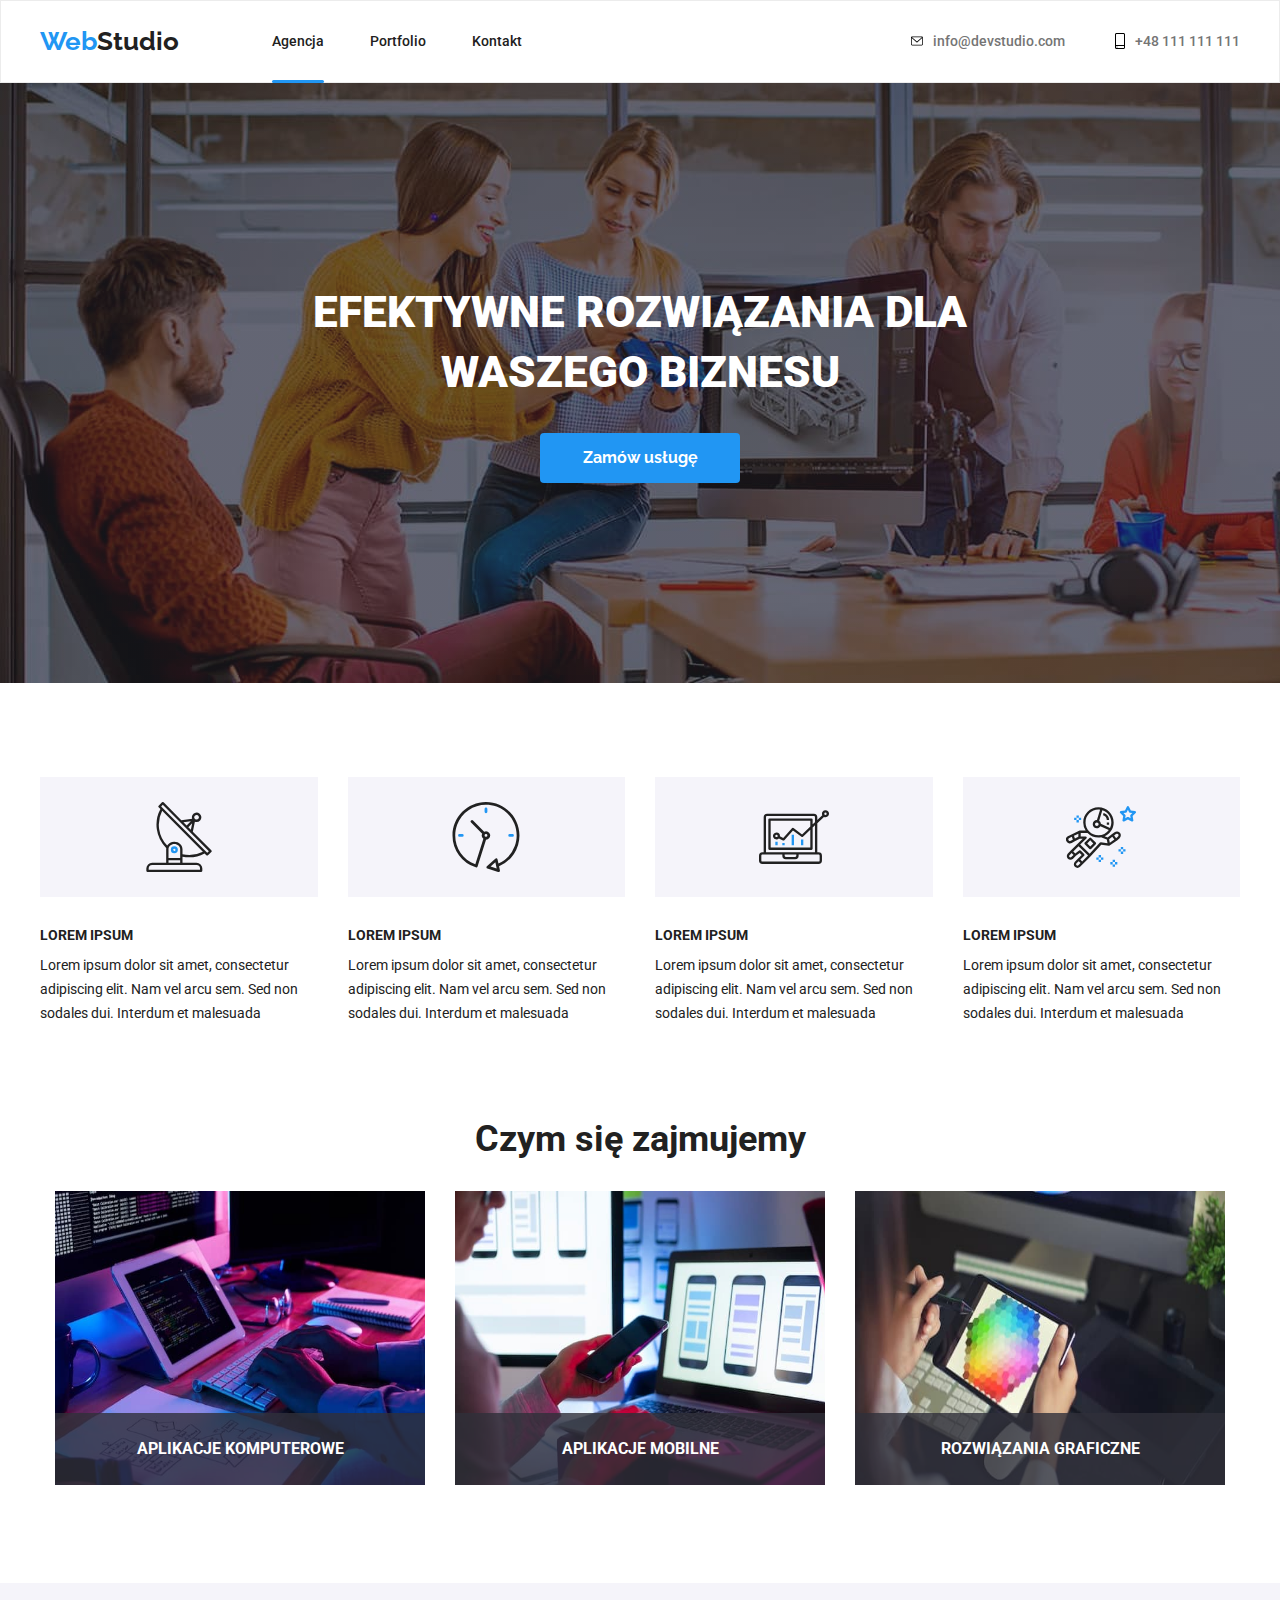
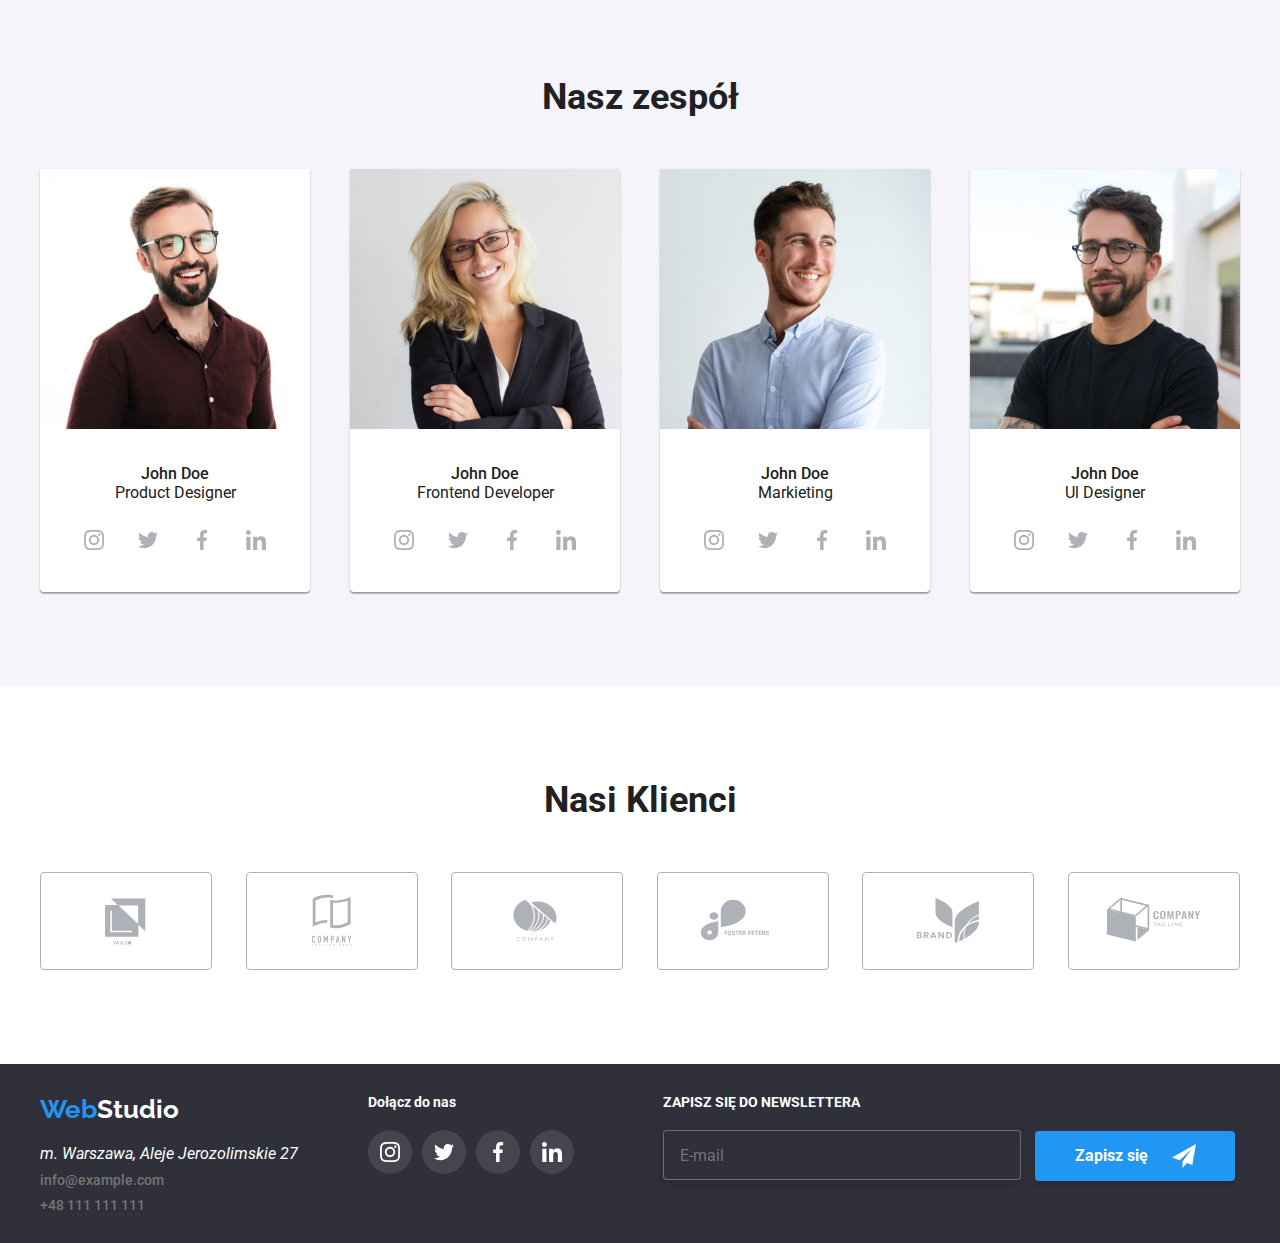
<file: index.html>
<!DOCTYPE html>
<html lang="pl">
<head>
    <meta charset="UTF-8">
    <meta http-equiv="X-UA-Compatible" content="IE=edge">
    <meta name="viewport" content="width=device-width, initial-scale=1.0">
    <title>WebStudio</title>
    <link rel="stylesheet" href="https://cdnjs.cloudflare.com/ajax/libs/modern-normalize/1.0.0/modern-normalize.min.css" />
    <link rel="stylesheet" href="./css/styles.css">
    <link rel="preconnect" href="https://fonts.googleapis.com">
    <link rel="preconnect" href="https://fonts.gstatic.com" crossorigin>
    <link href="https://fonts.googleapis.com/css2?family=Raleway:wght@900&family=Roboto:wght@400;500;700;900&display=swap"
        rel="stylesheet">
</head>
<body>
    <header class="header">
        <div class="conteiner header-center">
            <a class="header-link link" href="./index.html"><span class="logo">Web</span>Studio</a>
            <nav class="navi">
                <ul class="navi-link list">
                    <li class="navi-list-item one"><a class="navi-list-link link" href="./index.html">Agencja</a></li>
                    <li class="navi-list-item"><a class="navi-list-link link" href="./portfolio.html">Portfolio</a></li>
                    <li class="navi-list-item"><a class="navi-list-link link" href="#">Kontakt</a></li>
                </ul>
            </nav>
            <a class="link-mail link" href="mailto:info@devstudio.com">
                <svg class="mail-icons">
                    <use href="./images/icons.svg#icon-envelope"></use>
                </svg>info@devstudio.com</a>
            <a class="link-phone link" href="tel:+48111111111">
                <svg class="phone-icons">
                    <use href="./images/icons.svg#icon-smartphone"></use>
                </svg>+48 111 111 111</a>
        </div>
        
</header>
    <main class="page-one">
        <section class="efect section">
                <div class="conteiner">
                    <h1 class="efect-head">EFEKTYWNE ROZWIĄZANIA DLA WASZEGO BIZNESU</h1>
                    <button class="btn-service" type="button"data-modal-open>Zamów usługę</button>
                </div> 
        </section>
        <div class="description section">
            <div class="conteiner desc">
                <ul class="description-list list">
                    <li class="description-list-item">
                        <article class="article">
                            <p class="article-icons">
                                <svg class="article-icnos_item">
                                    <use href="./images/icons.svg#icon-antenna"></use>
                                </svg>
                            </p>
                            <h3 class="article-head">LOREM IPSUM</h3>
                            <P class="article-p">
                                Lorem ipsum dolor sit amet, consectetur adipiscing elit. Nam vel arcu sem. Sed non sodales dui. Interdum et malesuada                        </article>
                    </li>
                    <li class="description-list-item">
                        <article class="article">
                            <p class="article-icons">
                                <svg class="article-icnos_item">
                                    <use href="./images/icons.svg#icon-clock"></use>
                                </svg>
                            </p>
                            <h3 class="article-head">LOREM IPSUM</h3>
                            <P class="article-p">
                                Lorem ipsum dolor sit amet, consectetur adipiscing elit. Nam vel arcu sem. Sed non sodales dui. Interdum et malesuada                            </P>
                        </article>
                    </li>
                    <li class="description-list-item">
                        <article class="article">
                            <p class="article-icons">
                                <svg class="article-icnos_item">
                                    <use href="./images/icons.svg#icon-diagram"></use>
                                </svg>
                            </p>
                            <h3 class="article-head">LOREM IPSUM</h3>
                            <P class="article-p">
                                Lorem ipsum dolor sit amet, consectetur adipiscing elit. Nam vel arcu sem. Sed non sodales dui. Interdum et malesuada                            </P>
                        </article>
                    </li>
                    <li class="description-list-item">
                        <article class="article">
                            <p class="article-icons">
                                <svg class="article-icnos_item">
                                    <use href="./images/icons.svg#icon-astronaut"></use>
                                </svg>
                            </p>
                            <h3 class="article-head">LOREM IPSUM</h3>
                            <P class="article-p">
                                Lorem ipsum dolor sit amet, consectetur adipiscing elit. Nam vel arcu sem. Sed non sodales dui. Interdum et malesuada                            </P>
                        </article>
                    </li>
                </ul>
            </div>
            
        </div>
        <section class="working section">
            <div class="conteiner what">
                <h2 class="working-head">Czym się zajmujemy</h2>
                <ul class="working-list list">
                    <li class="working-list-item">
                        <div class="working-contens">
                            <img class="working-foto" src="./images/close-up-image-programer-working-his-desk-office_1098-18707-2.jpg"
                                alt="praca programisty" width="370" height="294">
                                <p class="working-contens-item">
                                    APLIKACJE KOMPUTEROWE
                                </p>
                        </div>   
                    </li>
                    <li class="working-list-item">
                        <div class="working-contens">
                            <img class="working-foto"
                                src="./images/web-ui-designers-are-developing-application-smartphones-team-creators-is-working-interface-mobile-phones_8119-2713.jpg"
                                alt="obsługa telefonu" width="370" height="294">
                                <p class="working-contens-item">
                                    APLIKACJE MOBILNE
                                </p>
                        </div>
                    </li>
                    <li class="working-list-item">
                        <div class="working-contens">
                            <img class="working-foto"
                                src="./images/young-female-creative-artist-web-design-with-working-colour-selection-graphic-tablet_35674-1121.jpg"
                                alt="wybór kolorów na tablecie" width="370" height="294">
                                <p class="working-contens-item">
                                    ROZWIĄZANIA GRAFICZNE
                                </p>
                         </div> 
                    </li>
                </ul>  
            </div>
        </section>
        <section class="teams section">
            <div class="conteiner our">
                <h2 class="teams-head">Nasz zespół</h2>
                <ul class="teams-list list">
                    <li class="teams-list-item">
                        <figure class="teams-set">
                            <img class="teams-foto" src="./images/img-1.jpg" alt="zdjęcia Product Designer" width="270" height="260">
                            <figcaption class="teams-caption">
                                John Doe <br> <span class="teams-caption-text">Product Designer</span>
                                <ul class="social-list list">
                                    <li class="social-list-item ">
                                        <a class="social-list_link" href="#">
                                            <svg class="social-icons">
                                                <use href="./images/icons.svg#icon-instagram"></use>
                                            </svg>
                                        </a>
                                    </li>
                                    <li class="social-list-item">
                                        <a class="social-list_link" href="#">
                                            <svg class="social-icons">
                                                <use href="./images/icons.svg#icon-twitter"></use>
                                            </svg>
                                        </a>
                                    </li>
                                    <li class="social-list-item">
                                        <a class="social-list_link" href="#">
                                            <svg class="social-icons">
                                                <use href="./images/icons.svg#icon-facebook"></use>
                                            </svg>
                                        </a>
                                    </li>
                                    <li class="social-list-item">
                                        <a class="social-list_link" href="#">
                                            <svg class="social-icons">
                                                <use href="./images/icons.svg#icon-linkedin"></use>
                                            </svg>
                                        </a>
                                    </li>
                                </ul>
                            </figcaption>
                        </figure>
                    </li>
                    <li class="teams-list-item">
                        <figure class="teams-set">
                            <img class="teams-foto" src="./images/img-2.jpg" alt="zdjęcia Frontend Developer" width="270" height="260">
                            <figcaption class="teams-caption">
                                John Doe <br> <span class="teams-caption-text">Frontend Developer</span>
                            </figcaption>
                            <ul class="social-list list">
                                <li class="social-list-item ">
                                        <a class="social-list_link" href="#">
                                            <svg class="social-icons">
                                                <use href="./images/icons.svg#icon-instagram"></use>
                                            </svg>
                                        </a>
                                </li>
                                <li class="social-list-item">
                                        <a class="social-list_link" href="#">
                                            <svg class="social-icons">
                                                <use href="./images/icons.svg#icon-twitter"></use>
                                            </svg>
                                        </a>
                                </li>
                                <li class="social-list-item">
                                        <a class="social-list_link" href="#">
                                            <svg class="social-icons">
                                                <use href="./images/icons.svg#icon-facebook"></use>
                                            </svg>
                                        </a>
                                </li>
                                <li class="social-list-item">
                                        <a class="social-list_link" href="#">
                                            <svg class="social-icons">
                                                <use href="./images/icons.svg#icon-linkedin"></use>
                                            </svg>
                                        </a>
                                </li>
                            </ul>
                        </figure>
                    </li>
                    <li class="teams-list-item">
                        <figure class="teams-set">
                            <img class="teams-foto" src="./images/img-3.jpg" alt="zdjęcia Markieting" width="270" height="260">
                            <figcaption class="teams-caption">
                                John Doe <br> <span class="teams-caption-text">Markieting</span>
                                <ul class="social-list list">
                                    <li class="social-list-item ">
                                        <a class="social-list_link" href="#">
                                            <svg class="social-icons">
                                                <use href="./images/icons.svg#icon-instagram"></use>
                                            </svg>
                                        </a>
                                    </li>
                                    <li class="social-list-item">
                                        <a class="social-list_link" href="#">
                                            <svg class="social-icons">
                                                <use href="./images/icons.svg#icon-twitter"></use>
                                            </svg>
                                        </a>
                                    </li>
                                    <li class="social-list-item">
                                        <a class="social-list_link" href="#">
                                            <svg class="social-icons">
                                                <use href="./images/icons.svg#icon-facebook"></use>
                                            </svg>
                                        </a>
                                    </li>
                                    <li class="social-list-item">
                                        <a class="social-list_link" href="#">
                                            <svg class="social-icons">
                                                <use href="./images/icons.svg#icon-linkedin"></use>
                                            </svg>
                                        </a>
                                    </li>
                                </ul>
                            </figcaption>
                        </figure>
                    </li>
                    <li class="teams-list-item">
                        <figure class="teams-set">
                            <img class="teams-foto" src="./images/img-4.jpg" alt="zdjęcia Ul Designer" width="270" height="260">
                            <figcaption class="teams-caption">
                                John Doe <br> <span class="teams-caption-text">Ul Designer</span>
                                <ul class="social-list list">
                                    <li class="social-list-item ">
                                        <a class="social-list_link" href="#">
                                            <svg class="social-icons">
                                                <use href="./images/icons.svg#icon-instagram"></use>
                                            </svg>
                                        </a>
                                    </li>
                                    <li class="social-list-item">
                                        <a class="social-list_link" href="#">
                                            <svg class="social-icons">
                                                <use href="./images/icons.svg#icon-twitter"></use>
                                            </svg>
                                        </a>
                                    </li>
                                    <li class="social-list-item">
                                        <a class="social-list_link" href="#">
                                            <svg class="social-icons">
                                                <use href="./images/icons.svg#icon-facebook"></use>
                                            </svg>
                                        </a>
                                    </li>
                                    <li class="social-list-item">
                                        <a class="social-list_link" href="#">
                                            <svg class="social-icons">
                                                <use href="./images/icons.svg#icon-linkedin"></use>
                                            </svg>
                                        </a>
                                    </li>
                                </ul>
                            </figcaption>
                        </figure>
                    </li>
                </ul>
            </div>
            
        </section>
        <section class="client section">
            <div class="conteiner client-conteiner">
                <h2 class="client-header">Nasi Klienci</h2>
                <ul class="client-list list">
                    <li class="client-list-item">
                        <svg class="client-icons">
                            <use href="./images/icons.svg#icon-Logo"></use>
                        </svg>
                    </li>
                    <li class="client-list-item">
                        <svg class="client-icons">
                            <use href="./images/icons.svg#icon-Logo-2"></use>
                        </svg>
                    </li>
                    <li class="client-list-item">
                        <svg class="client-icons">
                            <use href="./images/icons.svg#icon-Logo-3"></use>
                        </svg>
                    </li>
                    <li class="client-list-item">
                        <svg class="client-icons">
                            <use href="./images/icons.svg#icon-Logo-4"></use>
                        </svg>
                    </li>
                    <li class="client-list-item">
                        <svg class="client-icons">
                            <use href="./images/icons.svg#icon-Logo-5"></use>
                        </svg>
                    </li>
                    <li class="client-list-item">
                        <svg class="client-icons">
                            <use href="./images/icons.svg#icon-Logo-6"></use>
                        </svg>
                    </li>
                </ul>
            </div>
        </section>
    </main>
    <footer class="info">
        <div class="conteiner down">
            <div class="address">
                <a class="header-link link" href="./index.html"><span class="logo">Web</span><span class="logo-down">Studio</span></a>
                <address class="town town-down">
                    m. Warszawa, Aleje Jerozolimskie 27
                </address>
                <p class="contact"><a class="link-mail link space" href="mailto:info@example.com">info@example.com</a></p>
                <p class="contact"><a class="link-phone link space" href="tel:+48111111111">+48 111 111 111</a></p>
            </div>
            <div class="address-socjal">
                <p class="joint">Dołącz do nas</p>
                <ul class="address-socjal-list list">
                    <li class="address-socjal-icons">
                        <a class="address-list_link" href="#">
                            <svg class="address-icons">
                                <use href="./images/icons.svg#icon-instagram"></use>
                            </svg>
                        </a>
                    </li>
                    <li class="address-socjal-icons">
                        <a class="address-list_link" href="#">
                            <svg class="address-icons">
                                <use href="./images/icons.svg#icon-twitter"></use>
                            </svg>
                        </a>
                    </li>
                    <li class="address-socjal-icons">
                        <a class="address-list_link" href="#">
                            <svg class="address-icons">
                                <use href="./images/icons.svg#icon-facebook"></use>
                            </svg>
                        </a>
                    </li>
                    <li class="address-socjal-icons">
                        <a class="address-list_link" href="#">
                            <svg class="address-icons">
                                <use href="./images/icons.svg#icon-linkedin"></use>
                            </svg>
                        </a>
                    </li>
                </ul>
            </div>
            <div class="newsletter">
                <form>
                    <label>
                        <p class="sign">Zapisz się do Newslettera</p>
                        <input class="sign-mail" type="email" name="email" placeholder="E-mail">
                            <button class="sign-btn" type="submit">Zapisz się 
                                <svg class="icon-send">
                                <use href="./images/iconss.svg#icon-icon-send"></use>
                            </svg>
                            </button>  
                    </label>  
                </form>
            </div>
        </div>
    </footer>
    <div class="backdrop is-hidden "data-modal>
        <div class="modal">
            <button type="button" class="close-btn"data-modal-close>X</button>               
                <form class="form">
                    <p class="form-head">
                        Zostaw swoje dane w formularzu poniżej
                    </p>
                    <label class="form-label">
                       Imie
                       <span class="form-label-item">
                            <input class="form-input" type="text" name="name">
                            <svg class="form-input-image">
                                <use href="./images/iconss.svg#icon-person-black"></use>
                            </svg>
                       </span> 
                    </label>
                    <label class="form-label">
                        Telefon
                        <span class="form-label-item">
                            <input class="form-input" type="tel" name="phone_number">
                            <svg class="form-input-image">
                                <use href="./images/iconss.svg#icon-phone-black"></use>
                            </svg>
                        </span>
                        
                    </label>
                    <label class="form-label">
                        Email
                        <span class="form-label-item">
                            <input class="form-input" type="email" name="email">
                            <svg class="form-input-image">
                                <use href="./images/iconss.svg#icon-email-black"></use>
                            </svg>
                        </span>
                        
                    </label>
                    <label class="form-label">
                        Komentarz
                        <textarea class="coment" name="Coment"rows="7" placeholder="Wprowadz tekst"></textarea>
                    </label>
                        <div class="policy">
                            <form>
                                <input class="policy-checkbox visually-hidden" id="user-policy" type="checkbox" name="policy" value="accept-policy"/>
                                <label class="policy-check" for="user-policy">Oświadczam iż akceptuje <a class="policy-link"
                                        href="#regulamin">Regulamin</a> i <a class="policy-link" href="#polityka">Politykę Prywatności</a></label>
                            </form>
                            
                        </div>
                    <button type="submit" class="form-btn"> Wyślij</button>
                </form>     
        </div>
    </div>
    <script src="./js/modal.js"></script>
</body>
</html>
</file>
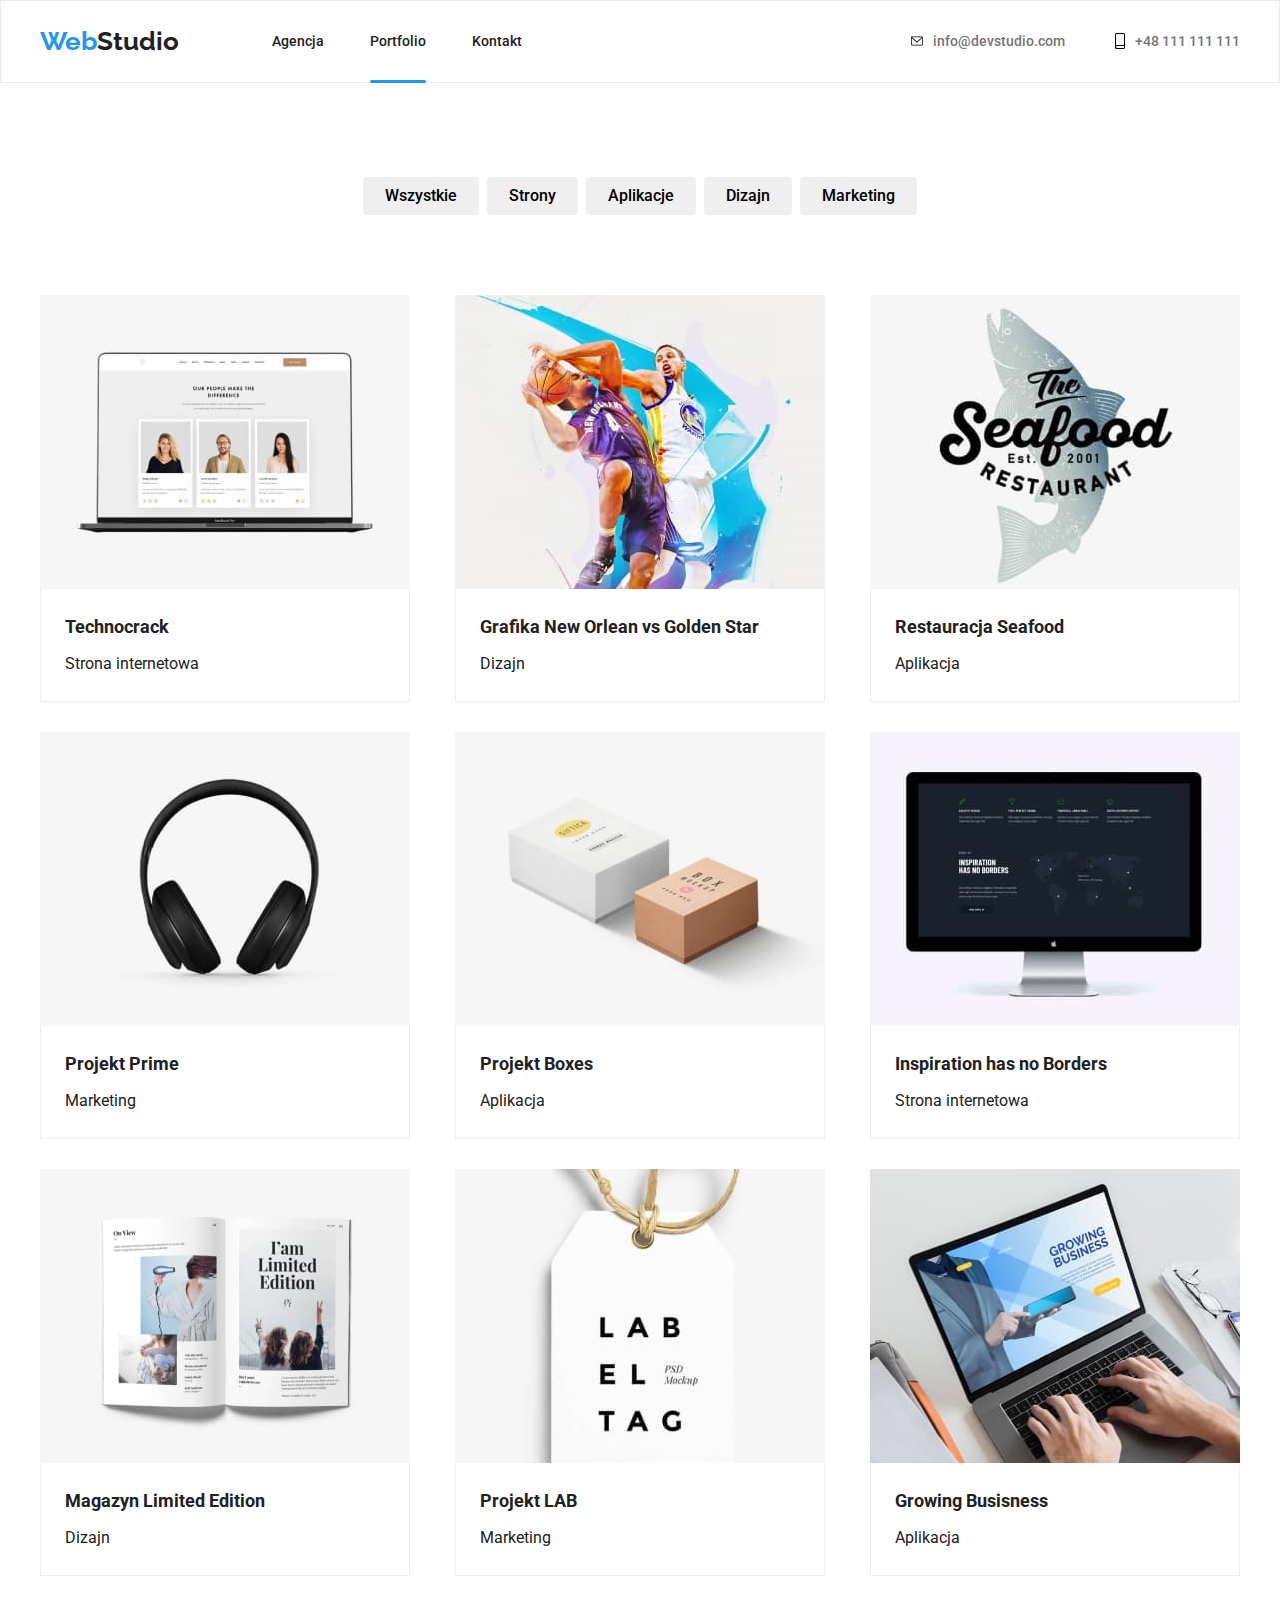
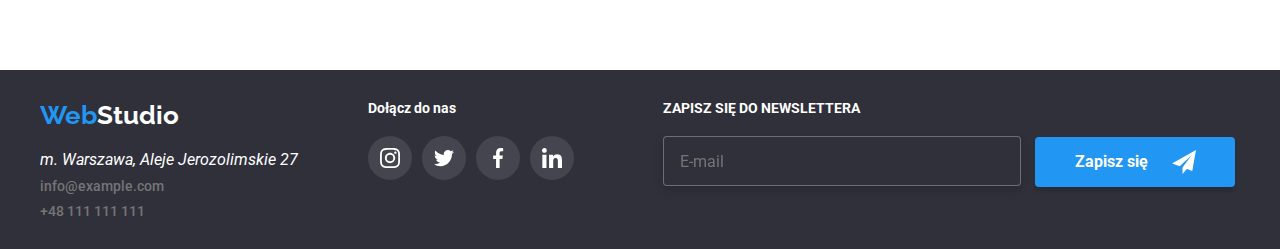
<file: portfolio.html>
<!DOCTYPE html>
<html lang="pl">
<head>
    <meta charset="UTF-8">
    <meta http-equiv="X-UA-Compatible" content="IE=edge">
    <meta name="viewport" content="width=device-width, initial-scale=1.0">
    <title>Portfolio</title>
    <link rel="stylesheet" href="https://cdnjs.cloudflare.com/ajax/libs/modern-normalize/1.0.0/modern-normalize.min.css" />
    <link rel="stylesheet" href="./css/styles.css">
    <link rel="preconnect" href="https://fonts.googleapis.com">
    <link rel="preconnect" href="https://fonts.gstatic.com" crossorigin>
    <link href="https://fonts.googleapis.com/css2?family=Raleway:wght@900&family=Roboto:wght@400;500;700;900&display=swap"
        rel="stylesheet">
</head>
<body>
    <header class="header">
    <div class="conteiner header-center">
        <a class="header-link link" href="./index.html"><span class="logo">Web</span>Studio</a>
        <nav class="navi">
            <ul class="navi-link list">
                <li class="navi-list-item"><a class="navi-list-link link" href="./index.html">Agencja</a></li>
                <li class="navi-list-item one"><a class="navi-list-link link" href="./portfolio.html">Portfolio</a></li>
                <li class="navi-list-item"><a class="navi-list-link link" href="#">Kontakt</a></li>
            </ul>
        </nav>
        <a class="link-mail link" href="mailto:info@devstudio.com">
            <svg class="mail-icons">
                <use href="./images/icons.svg#icon-envelope"></use>
            </svg>info@devstudio.com</a>
        <a class="link-phone link" href="tel:+48111111111">
            <svg class="phone-icons">
                <use href="./images/icons.svg#icon-smartphone"></use>
            </svg>+48 111 111 111</a>
    </div>
    </header>
    <main class="pade-two">
        <div class="filtr section">
            <div class="filtr-button conteiner">
                <ul class="filtr-list list">
                    <li class="filtr-list-item"><button class="btn-list" type="button">Wszystkie</button></li>
                    <li class="filtr-list-item"><button class="btn-list" type="button">Strony</button></li>
                    <li class="filtr-list-item"><button class="btn-list" type="button">Aplikacje</button></li>
                    <li class="filtr-list-item"><button class="btn-list" type="button">Dizajn</button></li>
                    <li class="filtr-list-item"><button class="btn-list" type="button">Marketing</button></li>
                </ul>
            </div>
            
        </div>
        <div class="fotos">
            <div class="conteiner">
                <ul class="fotos-list list">
                    <li class="fotos-list-item">
                        <figure class="fotos-set">
                            <div class="box-fotos">
                                <img src="./images/portfolio1.jpg" alt="zdjęcie laptopa" width="370px" height="294px">
                                <div class="box-text">
                                    <p>
                                        Technocrack jest popularną platformą wykorzystywaną do rozpowszechniania koronawirusa. Firmy wykorzystują tę platformę
                                        do celów szpiegowskich i ataków na niezabezpieczone serwery konkurencji
                                    </p>
                                </div>
                            </div>   
                            <figcaption class="fotos-caption">Technocrack <br> <span class="fotos-caption-text">Strona
                                    internetowa</span></figcaption>
                        </figure>
                    </li>
                    <li class="fotos-list-item">
                        <figure class="fotos-set">
                            <div class="box-fotos">
                                <img src="./images/portfolio2.jpg" alt="zdjęcie koszykarzy" width="370px" height="294px">
                                <div class="box-text">
                                    <p>
                                        Technocrack jest popularną platformą wykorzystywaną do rozpowszechniania koronawirusa. Firmy wykorzystują tę
                                        platformę
                                        do celów szpiegowskich i ataków na niezabezpieczone serwery konkurencji
                                    </p>
                                </div>
                            </div>
                            <figcaption class="fotos-caption">Grafika New Orlean vs Golden Star <br> <span
                                    class="fotos-caption-text">Dizajn</span></figcaption>
                        </figure>
                    </li>
                    <li class="fotos-list-item">
                        <figure class="fotos-set">
                            <div class="box-fotos">
                                <img src="./images/portfolio3.jpg" alt="logo Seafood" width="370px" height="294px">
                                <div class="box-text">
                                    <p>
                                        Technocrack jest popularną platformą wykorzystywaną do rozpowszechniania koronawirusa. Firmy wykorzystują tę
                                        platformę
                                        do celów szpiegowskich i ataków na niezabezpieczone serwery konkurencji
                                    </p>
                                </div>
                            </div>
                            <figcaption class="fotos-caption">Restauracja Seafood <br> <span class="fotos-caption-text">Aplikacja</span>
                            </figcaption>
                        </figure>
                    </li>
                    <li class="fotos-list-item">
                        <figure class="fotos-set">
                            <div class="box-fotos">
                                <img src="./images/portfolio4.jpg" alt="zdjęcie słuchawek" width="370px" height="294px">
                                <div class="box-text">
                                    <p>
                                        Technocrack jest popularną platformą wykorzystywaną do rozpowszechniania koronawirusa. Firmy wykorzystują tę
                                        platformę
                                        do celów szpiegowskich i ataków na niezabezpieczone serwery konkurencji
                                    </p>
                                </div>
                            </div>
                            <figcaption class="fotos-caption">Projekt Prime <br> <span class="fotos-caption-text">Marketing</span>
                            </figcaption>
                        </figure>
                    </li>
                    <li class="fotos-list-item">
                        <figure class="fotos-set">
                            <div class="box-fotos">
                                <img src="./images/portfolio5.jpg" alt="zdjecie pudełek" width="370px" height="294px">
                                <div class="box-text">
                                    <p>
                                        Technocrack jest popularną platformą wykorzystywaną do rozpowszechniania koronawirusa. Firmy wykorzystują tę
                                        platformę
                                        do celów szpiegowskich i ataków na niezabezpieczone serwery konkurencji
                                    </p>
                                </div>
                            </div>
                            <figcaption class="fotos-caption">Projekt Boxes <br> <span class="fotos-caption-text">Aplikacja</span>
                            </figcaption>
                        </figure>
                    </li>
                    <li class="fotos-list-item">
                        <figure class="fotos-set">
                            <div class="box-fotos">
                                <img src="./images/portfolio6.jpg" alt="zdjecie monitora" width="370px" height="294px">
                                <div class="box-text">
                                    <p>
                                        Technocrack jest popularną platformą wykorzystywaną do rozpowszechniania koronawirusa. Firmy wykorzystują tę
                                        platformę
                                        do celów szpiegowskich i ataków na niezabezpieczone serwery konkurencji
                                    </p>
                                </div>
                            </div>
                            <figcaption class="fotos-caption">Inspiration has no Borders <br><span class="fotos-caption-text">Strona
                                    internetowa</span></figcaption>
                        </figure>
                    </li>
                    <li class="fotos-list-item">
                        <figure class="fotos-set">
                            <div class="box-fotos">
                                <img src="./images/portfolio7.jpg" alt="zdjecie otwartej książki" width="370px" height="294px">
                                <div class="box-text">
                                    <p>
                                        Technocrack jest popularną platformą wykorzystywaną do rozpowszechniania koronawirusa. Firmy wykorzystują tę
                                        platformę
                                        do celów szpiegowskich i ataków na niezabezpieczone serwery konkurencji
                                    </p>
                                </div>
                            </div>
                            <figcaption class="fotos-caption">Magazyn Limited Edition<br><span class="fotos-caption-text">Dizajn</span>
                            </figcaption>
                        </figure>
                    </li>
                    <li class="fotos-list-item">
                        <figure class="fotos-set">
                            <div class="box-fotos">
                                <img src="./images/portfolio8.jpg" alt="zdjecie metki" width="370px" height="294px">
                                <div class="box-text">
                                    <p>
                                        Technocrack jest popularną platformą wykorzystywaną do rozpowszechniania koronawirusa. Firmy wykorzystują tę
                                        platformę
                                        do celów szpiegowskich i ataków na niezabezpieczone serwery konkurencji
                                    </p>
                                </div>
                            </div>
                            <figcaption class="fotos-caption">Projekt LAB<br><span class="fotos-caption-text">Marketing</span>
                            </figcaption>
                        </figure>
                    </li>
                    <li class="fotos-list-item">
                        <figure class="fotos-set">
                            <div class="box-fotos">
                                <img src="./images/portfolio9.jpg" alt="zdjecie laptopa" width="370px" height="294px">
                                <div class="box-text">
                                    <p>
                                        Technocrack jest popularną platformą wykorzystywaną do rozpowszechniania koronawirusa. Firmy wykorzystują tę
                                        platformę
                                        do celów szpiegowskich i ataków na niezabezpieczone serwery konkurencji
                                    </p>
                                </div>
                            </div>
                            <figcaption class="fotos-caption">Growing Busisness<br> <span class="fotos-caption-text">Aplikacja</span>
                            </figcaption>
                        </figure>
                    </li>
                </ul>
            </div>
        </div>
    </main>
    <footer class="info">
        <div class="conteiner down">
            <div class="address">
                <a class="header-link link" href="./index.html"><span class="logo">Web</span><span
                        class="logo-down">Studio</span></a>
                <address class="town town-down">
                    m. Warszawa, Aleje Jerozolimskie 27
                </address>
                <p class="contact"><a class="link-mail link space" href="mailto:info@example.com">info@example.com</a></p>
                <p class="contact"><a class="link-phone link space" href="tel:+48111111111">+48 111 111 111</a></p>
            </div>
            <div class="address-socjal">
                <p class="joint">Dołącz do nas</p>
                <ul class="address-socjal-list list">
                    <li class="address-socjal-icons">
                        <a class="address-list_link" href="#">
                            <svg class="address-icons">
                                <use href="./images/icons.svg#icon-instagram"></use>
                            </svg>
                        </a>
                    </li>
                    <li class="address-socjal-icons">
                        <a class="address-list_link" href="#">
                            <svg class="address-icons">
                                <use href="./images/icons.svg#icon-twitter"></use>
                            </svg>
                        </a>
                    </li>
                    <li class="address-socjal-icons">
                        <a class="address-list_link" href="#">
                            <svg class="address-icons">
                                <use href="./images/icons.svg#icon-facebook"></use>
                            </svg>
                        </a>
                    </li>
                    <li class="address-socjal-icons">
                        <a class="address-list_link" href="#">
                            <svg class="address-icons">
                                <use href="./images/icons.svg#icon-linkedin"></use>
                            </svg>
                        </a>
                    </li>
                </ul>
            </div>
            <div class="newsletter">
                <form>
                    <label>
                        <p class="sign">Zapisz się do Newslettera</p>
                        <input class="sign-mail" type="email" name="email" placeholder="E-mail">
                        <button class="sign-btn" type="submit">Zapisz się
                            <svg class="icon-send">
                                <use href="./images/iconss.svg#icon-icon-send"></use>
                            </svg>
                        </button>
                    </label>
                </form>
            </div>
        </div>
    </footer>
</body>
</html>
</file>
<file: css/styles.css>
:root {
    --main-font:'Roboto', sans-serif;
    --secend-font:'Raleway', sans-serif;
    --secend-color: #2196F3;
    --first-color: #757575;
}
body {
    font-family: var(--main-font);
    color: #212121;

}
h1,
h2,
h3,
h4,
h5,
h6 {
    margin: 0;
    padding: 0;
}
ul,
ol {
    margin: 0;
    padding: 0;
}
p {
    margin: 0;
    padding: 0;
}
figure {
    margin: 0;
    padding: 0;
}

.list {
    list-style: none;
}
.link {
    text-decoration: none;
}
.conteiner {
    width: 1200px;
    margin: 0 auto;
}
.section {
    padding-top: 94px;
    padding-bottom: 94px;
}

/*--------Header----------*/
.header .conteiner {
    display: flex;
    align-items: center;
    padding-top: 25px;
    padding-bottom: 25px;
}
.navi-link {
    display: flex;
}
.navi-list-item:not(:last-child) {
    margin-right: 46px;
}
.header-link {
    font-family: var(--secend-font);
    font-weight: 700;
    font-size: 26px;
    line-height: 1.192em;
    color: #212121;
    margin-right: 93px;
    transition-property: color;
    transition-duration: 250ms;
    transition-timing-function: cubic-bezier(0.4, 0, 0.2, 1);
}
.header {
    border: 1px solid #ECECEC;

}
.logo {
    color: var(--secend-color);
}

.header-link:hover, .header-link:focus,
 .header-link:active {
        color: var(--secend-color);
        
}
.navi-list-link {
    color: #212121;
    font-family: var(--main-font);
    font-weight: 500;
    font-size: 14px;
    line-height: 1.142em;
    transition-property: color;
    transition-duration: 250ms;
    transition-timing-function: cubic-bezier(0.4, 0, 0.2, 1);
}
.navi-list-item {
    position: relative;
    transition-property: color;
    transition-duration: 250ms;
    transition-timing-function: cubic-bezier(0.4, 0, 0.2, 1);
    
   
}
.one::before {
    content: "";
    width: 100%;
    height: 3px;
    display: block;
    background-color: var(--secend-color);
    position: absolute;
    bottom: -32px;
    border-radius: 2px;
}
.link-mail, .link-phone {
    color: var(--first-color);
    font-family: var(--main-font);
    font-weight: 500;
    font-size: 14px;
    line-height: 1.142em; 
    transition-property: fill;
    transition-duration: 250ms;
    transition-timing-function: cubic-bezier(0.4, 0, 0.2, 1);
    
}
.link-mail {
    display: flex;
    margin-left: auto;
    margin-right: 50px;
    transition-property: color;
    transition-duration: 250ms;
    transition-timing-function: cubic-bezier(0.4, 0, 0.2, 1);
}
.mail-icons {
    margin-right: 10px;
    width: 12px;
    height: 16px;
    transition-property: fill;
    transition-duration: 250ms;
    transition-timing-function: cubic-bezier(0.4, 0, 0.2, 1);

}
.link-mail:hover,
.link-mail:focus {
    fill: var(--secend-color);
    
}
.phone-icons {
    margin-right: 10px;
    width: 10px;
    height: 16px;
    transition-property: fill;
    transition-duration: 250ms;
    transition-timing-function: cubic-bezier(0.4, 0, 0.2, 1);
}
.link-phone {
    display: flex;
    transition-property: color;
    transition-duration: 250ms;
    transition-timing-function: cubic-bezier(0.4, 0, 0.2, 1);
}
.link-phone:hover,
.link-phone:focus {
    fill: var(--secend-color);
    
}
.navi-list-link:hover, .navi-list-link:focus, .navi-list-link:active,
.link-mail:hover, .link-mail:focus, .link-mail:active,
.link-phone:hover, .link-phone:focus, .link-phone:active  {
    color: var(--secend-color);
   
    
}
/*--------End Header----------*/
/*-------Body----------*/

.efect .conteiner {
    display: flex;
    flex-direction: column;
    align-items: center;
    align-content: center;
    justify-items: center;

}
.efect-head {
    font-weight: 900;
    font-size: 44px;
    line-height: 1.363em;
    color: white;
    text-align: center;
    text-transform: uppercase;
    max-width: 696px;
}

.efect {
    display: flex;
    background-color: #2F303A;
    background-image:linear-gradient(
        rgba(47, 48, 58, 0.4),
        rgba(47, 48, 58, 0.4)),  
    url(../images/background-image.jpg);
    background-size: cover;
    background-repeat: no-repeat;
    min-height: 600px;
    align-items: center;
}
.btn-service {
    font-family: var(--secend-font);
    font-weight: 700;
    font-size: 16px;
    line-height: 1.875em;
    background-color: var(--secend-color);
    color: white;
    margin-top: 30px;
    border: none;
    box-shadow: rgba(0, 0, 0, 0.15);
    border-radius: 4px;
    width: 200px;
    height: 50px;
   
}
.btn-service:hover, .btn-service:focus, .btn-service:active {
    color: var(--secend-color);
    cursor: pointer;
    color: white;
    
}
.description .conteiner {
    display: flex;
    justify-content: center
}
.description-list {
    display: flex;
}

.description-list-item:not(:last-child){
    margin-right: 30px;
}
.article {
    display: flex;
    flex-direction: column;
}
.article-icons {
    display: flex;
    background-color: #F5F4FA;
    justify-content: center;
    padding-top: 25px;
    padding-bottom: 25px;
    
}
.article-icnos_item {
    width: 70px;
    height: 70px;
    
}
.article-head {
    font-size: 14px;
    font-weight: 700;
    line-height: 1.142em;
    margin-bottom: 10px;
    margin-top: 30px;
}
.article-p {
    font-size: 14px;
    flex-wrap: wrap;
    line-height: 1.714em;
}
.working {
    padding-top: 0;
}
.working-head {
    font-size: 36px;
    font-weight: 700;
    line-height: 1.166em;
    
    margin-bottom: 30px;
}
.teams-head {
    font-size: 36px;
    font-weight: 700;
    line-height: 1.166em;
    align-items: center;
    margin-bottom: 50px;
}
.teams-caption {
    font-size: 16px;
    font-weight: 500;
    line-height: 1.187em;
    text-align: center;
    margin-top: 30px;
    
}
.teams-caption-text {
   font-size: 16px;
    font-weight: 400;
    line-height: 1.187em; 
    text-align: center;
}


.social-list {
    display: flex;
    align-items: center;
    justify-content: space-between; 
   padding: 16px 32px 30px 32px;
}
.social-list-item {
    display: flex;
    align-items: center;
    justify-content: center;

}
.social-list_link{
    display: flex;
     width: 44px;
    height: 44px;
    background-color: white;
    border-radius: 50%; 
    justify-content: center;
    align-items: center;
    fill: #AFB1B8;
    transition-property: fill, background-color;
    transition-duration: 250ms;
    transition-timing-function: cubic-bezier(0.4, 0, 0.2, 1);
}
.social-list_link:hover,
.social-list_link:focus {
    fill: white;
    background-color: var(--secend-color);
    
}

.social-icons {
    width: 20px;
    height: 20px;
}
.working .conteiner {
    display: flex;
    align-items: center;
}
.what {
    flex-direction: column;
}
.working-list {
    display: flex;
}
.working-list-item:not(:last-child){
    margin-right: 30px;
}
.working-contens {
    position: relative;
    overflow: hidden;
}
.working-contens > .working-contens-item {
    position: absolute;
    bottom: 4px;
    margin: 0;
    font-size: 16px;
    font-weight: 700;
    line-height: 1.172em;
    padding-top: 27px;
    padding-bottom: 27px;
    background-color: rgba(47, 48, 58, 0.8);
    color: white;
    width: 100%;
    text-align: center;
}

.teams .conteiner {
    display: flex;
    justify-content: space-between;
}
.teams .conteiner {
    display: flex;
    flex-direction: column;
    justify-content: space-between;
}

.teams-list {
    display: flex;
    justify-content: space-between;
}
.teams {
    background-color: #F5F4FA;
    align-content: center;
}
.teams-foto {
 padding: 0;
 margin: 0;
}
.teams-head {
    margin: 0 auto 50px auto;
}
.teams-list-item {
    background-color: white;
    box-shadow: 0px 1px 3px rgba(0, 0, 0, 0.12), 0px 1px 1px rgba(0, 0, 0, 0.14), 0px 2px 1px rgba(0, 0, 0, 0.2);
    border-radius: 0px 0px 4px 4px; 
}
.client .conteiner {
    display: flex;
    flex-direction: column;
}
.client-header {
    margin: 0 auto 50px auto;
    font-size: 36px;
    font-weight: 700;
    line-height: 1.166em;
}
.client-list {
    display: flex;
    justify-content: space-between;
}
.client-icons {
    width: 106px;
    height: 60px;
}
.client-list-item {
    padding: 18px 32px 14px 32px;
    border: 1px solid #AFB1B8;
    border-radius: 4px;
    fill: #AFB1B8;
    transition-property: fill;
    transition-duration: 250ms;
    transition-timing-function: cubic-bezier(0.4, 0, 0.2, 1);
}
.client-list-item:hover,
.client-list-item:focus {
    fill: var(--secend-color);
    border: 1px solid var(--secend-color);
    cursor: pointer;
    
}
/*-------End Body-------*/
/*--------footer---------*/
.down {
    padding-top: 30px;
    padding-bottom: 30px;
}
.space {
    margin-top: 9px;
}
.town {
    margin-top: 20px;
}
.contact {
    margin-top: 9px;
}
.joint {
    font-size: 14px;
    font-weight: 700;
    color: rgba(255, 255, 255, 1);
}
.down {
    display: flex;
}
.address-socjal-icons {
    display: flex;
    padding-right: 10px;  
}
.address-list_link {
    display: flex;
    justify-content: center;
    align-items: center;
    width: 44px;
    height: 44px;
    border-radius: 50%;
    background-color: rgba(255, 255, 255, 0.1);
    fill: rgba(255, 255, 255, 1);
    transition-property: background-color;
    transition-duration: 250ms;
    transition-timing-function: cubic-bezier(0.4, 0, 0.2, 1);
}
.address-list_link:hover, 
.address-list_link:focus {
    background-color: var(--secend-color);
    
}
.address-icons {
    width: 20px;
    height: 20px;
    
}
.address-socjal {
    display: flex;
    flex-direction: column;
    margin-left: 70px;
}
.address-socjal-list {
    display: flex;
    margin-top: 20px;
}
.sign {
    color: #fff;
    font-size: 14px;
    font-weight: 700;
    line-height: 1.172em;
    text-transform: uppercase;
}
.sign-mail{
    background-color:rgba(47, 48, 58, 1);
    color: rgba(255, 255, 255, 0.6);
    width: 358px;
    height: 50px;
    border: 1px solid rgba(255, 255, 255, 0.3);
    box-sizing: border-box;
    filter: drop-shadow(0px 4px 4px rgba(0, 0, 0, 0.15));
    border-radius: 4px;
    margin-top: 20px;
    transition-property: border;
    transition-duration: 250ms;
    transition-timing-function: cubic-bezier(0.4, 0, 0.2, 1);
    padding-left: 16px;
}
.sign-mail:hover,
.sign-mail:focus {
    border: 1px solid var(--secend-color);
}
.sign-btn {
    background-color: var(--secend-color);
    color: #fff;
    font-size: 16px;
    font-weight: 700;
    line-height: 1.875em;
    display: inline-flex;
    width: 200px;
    height: 50px;
    border: none;
    box-shadow: 0px 4px 4px rgba(0, 0, 0, 0.15);
    border-radius: 4px;
    align-items: center;
    justify-content: center;
    margin-left: 10px;
    cursor: pointer;
    
}
.newsletter {
    margin-left: 79px;
}
.icon-send {
    width: 24px;
    height: 24px;
    margin-left: 24px; 
}

/*-------End footer--------*/
/*------main Portfolio------*/
.btn-list {
    font-weight: 500;
    font-size: 16px;
    line-height: 1.625em;
    padding: 6px 22px;
    border-radius: 4px;
    border: none;
    transition-property: background-color, color;
    transition-duration: 250ms;
    transition-timing-function: cubic-bezier(0.4, 0, 0.2, 1);
}
.btn-list:hover, .btn-list:focus, .btn-list:active {
    color: var(--secend-color);
    cursor: pointer;
    background-color: #2196F3;
    color: white;
    border-radius: 4px;
    border: none;
    
    
}
.fotos-caption {
    font-size: 18px;
    font-weight: 700;
    line-height: 2em;
}
.fotos-caption-text {
    font-size: 16px;
    font-weight: 400;
    line-height: 1.875em;
}
.box-fotos{
    position: relative;
    width: 370px;
    height: 294px;
    overflow: hidden;
}
.box-text {
    position: absolute;
    top: 0;
    left: 0;
    width: 100%;
    height: 100%;
    font-size: 18px;
    line-height: 1.555em;
    padding: 49px 45px 49px 24px;
    background-color:rgba(33, 150, 243, 0.9);
    transform: translateY(100%);
    transition: 250ms;
    transition-timing-function: cubic-bezier(0.4, 0, 0.2, 1)

}
.fotos-list-item:hover .box-text {
    transform: translateY(0);
}
.filtr .filtr-button {
    display: flex; 
    align-content: center;
    justify-content: center;
}
.filtr-list {
    display: flex;
    align-items: center;
}
.filtr-list-item:not(:last-child){
    margin-right: 8px;
}
.filtr-list-item {
    background: #F5F4FA;
    border-radius: 4px;
}
.filtr {
    padding-bottom: 50px;
}
.fotos .conteiner {
    display: flex;
}
.fotos-list {
    display: flex;
    justify-content: space-between;
    flex-wrap: wrap;
    flex-basis: calc(:100%/3);
}
.fotos {
    padding-bottom: 94px;
}
.fotos-list-item {
    margin-top: 30px;
}
.fotos-list-item:hover {
   border: 1px solid var(--secend-color);
   cursor: pointer;
   
}

.fotos-caption {
    padding-left: 24px;
    padding-top: 20px;
    padding-bottom: 20px;
    border: 1px solid #EEEEEE;
    border-top: none;
}
.info {
    background-color: #2F303A;
}
.town-down {
    color: white;
}
.logo-down {
    color: white;
}
/*------ End main Portfolio-------*/

/*--------backdrop----------*/
.backdrop {
    position: fixed;
    top: 0;
    left: 0;
    width: 100%;
    height: 100%;
    background-color: rgba(0, 0, 0, 0.2);
    transition: 250ms;
    transition-timing-function: cubic-bezier(0.4, 0, 0.2, 1);
}
.modal {
    position: absolute;
    top: 50%;
    left: 50%;
    transform: translate(-50%,-50%);
    width: 528px;
    height: 581px;
    background-color: #fff;
}
.close-btn {
    position: absolute;
    top: 8px;
    right: 8px;
    width: 30px;
    height: 30px;
    background-color: #fff;
    border: 1px solid rgba(0,0,0,0.1);
    border-radius: 50%;
    cursor: pointer;
}
.is-hidden {
    opacity: 0;
    visibility: hidden;
    pointer-events: none;
    transform: translateY(100%);
    transition: 250ms;
    transition-timing-function: cubic-bezier(0.4, 0, 0.2, 1)
}
.form {
    justify-items: center;
}
.form-head {
    margin-top: 40px;
    text-align: center;
    font-size: 20px;
    font-weight: 700;
}
.form .form-label {
    display: flex;
    flex-direction: column;
    padding-left: 40px;
    padding-right: 40px; 
}
.form-label {
    font-size: 12px;
    color:rgba(117, 117, 117, 1);
    margin-top: 10px;
}

.coment {
    resize: none;
    padding: 12px 16px;
    font-size: 12px;
    border: 1px solid rgba(33, 33, 33, 0.2);
    box-sizing: border-box;
    border-radius: 4px;
    transition: 250ms;
    transition-timing-function: cubic-bezier(0.4, 0, 0.2, 1)
}
.form-btn {
    background-color: var(--secend-color);
    color: #fff;
    font-size: 16px;
    font-weight: 700;
    width: 200px;
    height: 50px;
    margin-top: 30px;
    margin-left: 164px;
    border: none;
    box-shadow: 0px 4px 4px rgba(0, 0, 0, 0.15);
    border-radius: 4px;
}
.form-input {
    border: 1px solid rgba(33, 33, 33, 0.2);
    box-sizing: border-box;
    border-radius: 4px;
    width: 100%;
    height: 40px;
    padding-left: 45px;
    transition: 250ms;
    transition-timing-function: cubic-bezier(0.4, 0, 0.2, 1)
}
.form-input:hover,
.form-input:focus,
.coment:hover,
.coment:focus {
    border: 1px solid var(--secend-color);
    box-sizing: border-box;
    border-radius: 4px;
    outline: none; 
}
.form-label-item:hover,
.form-label-item:focus{
    fill: var(--secend-color);
}
.form-label-item {
    position: relative;
    display: block;
    fill: #212121;
}

.form-input-image {
    position: absolute;
    top: 11px;
    left: 15px;
    width: 18px;
    height: 18px; 
}
.policy {
    display: flex;
    justify-content: center;
    align-items: center;
    font-size: 14px;
    line-height: 1.714em;
    margin-top: 20px;
    padding-left: 40px;
    padding-right: 40px;
    color: #757575;
    
}

.policy-link {
    padding-left: 2px;
    padding-right: 2px;
}

.policy-check::before {
    display: inline-flex;
    content: "";
    width: 16px;
    height: 16px;
    border: 2px solid black;
    border-radius: 2px;
    margin-right: 9px;
    transition: 250ms;
    transition-timing-function: cubic-bezier(0.4, 0, 0.2, 1);
}
.policy-checkbox:checked +.policy-check::before {
    background-image: url(../images/icon-check.svg);
    background-size: contain;
    border: 2px solid var(--secend-color);
    border-radius: 2px;
    background-color: var(--secend-color);
}
.visually-hidden {
    position: absolute !important;
    clip: rect(1px 1px 1px 1px);
    padding: 0 !important;
    border: 0 !important;
    height: 1px !important;
    width: 1px !important;
    overflow: hidden;
}
/*---------bakdrop end---------*/
</file>
